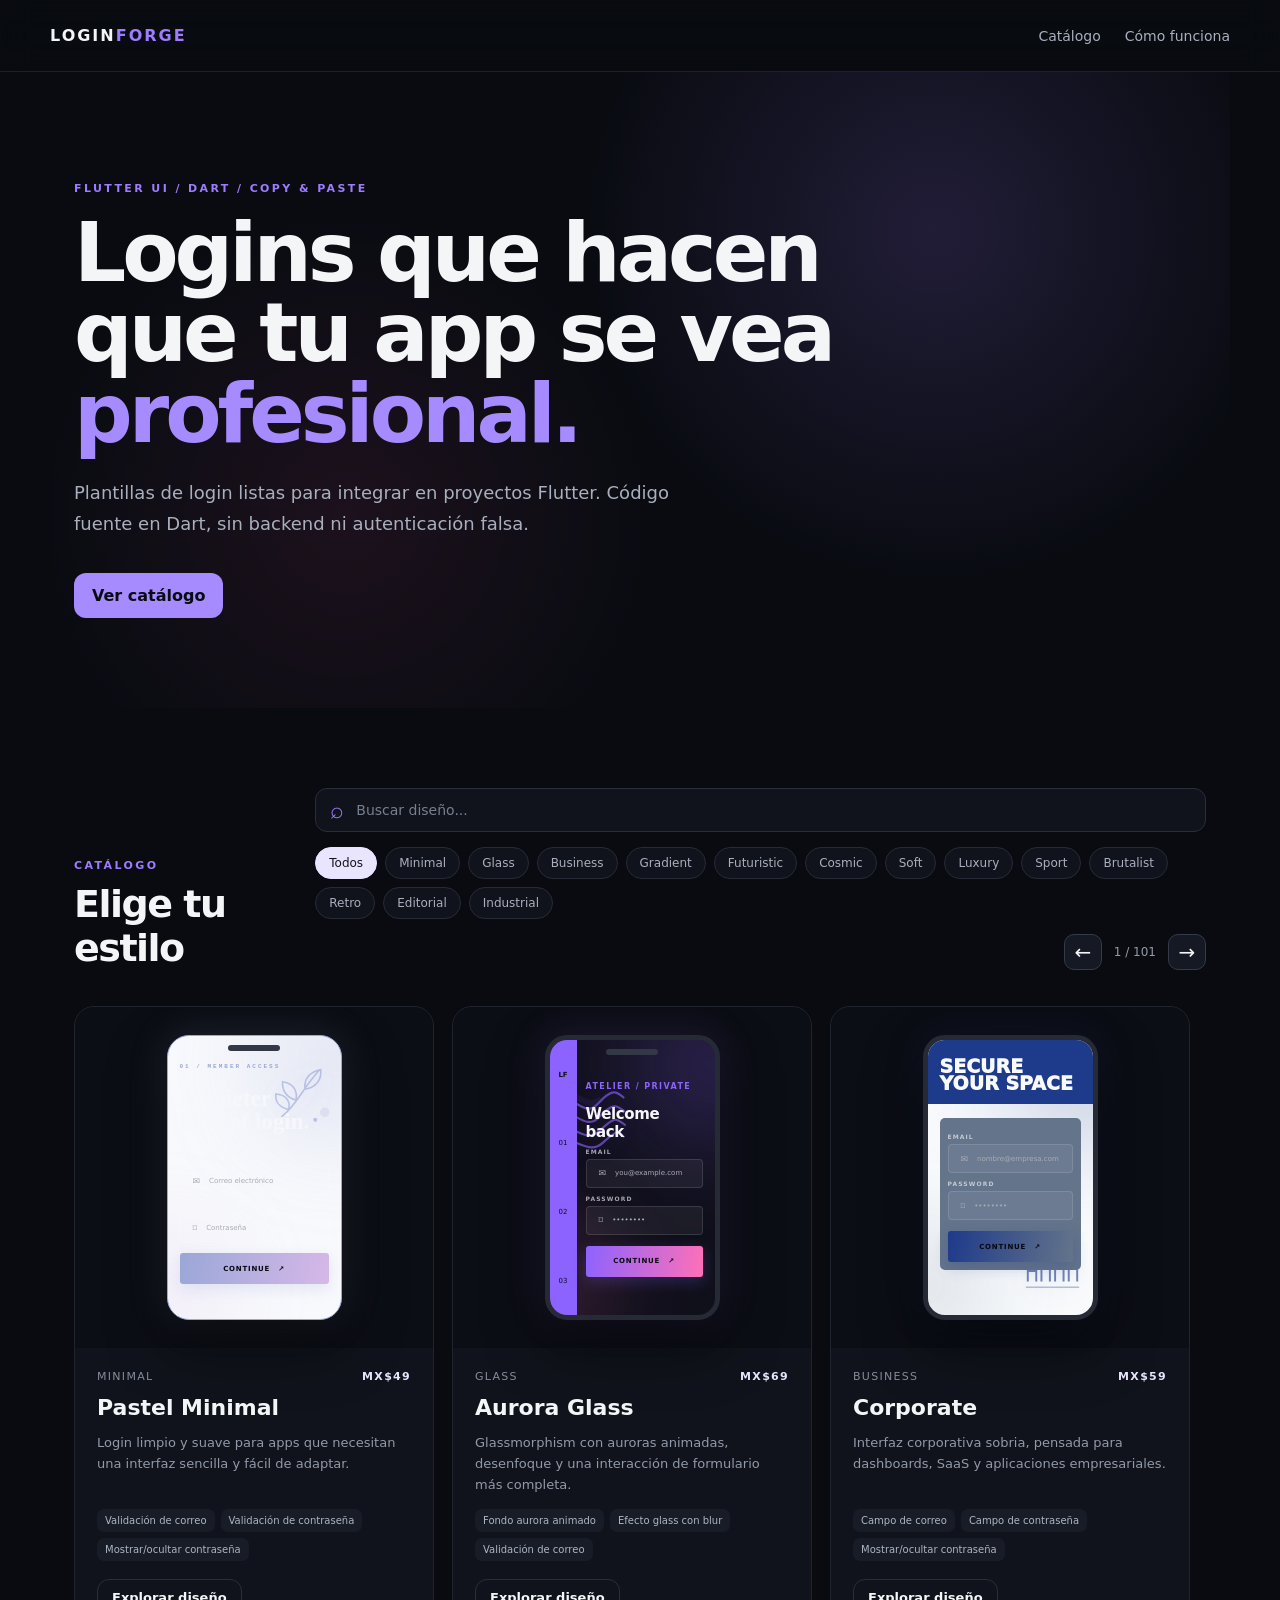
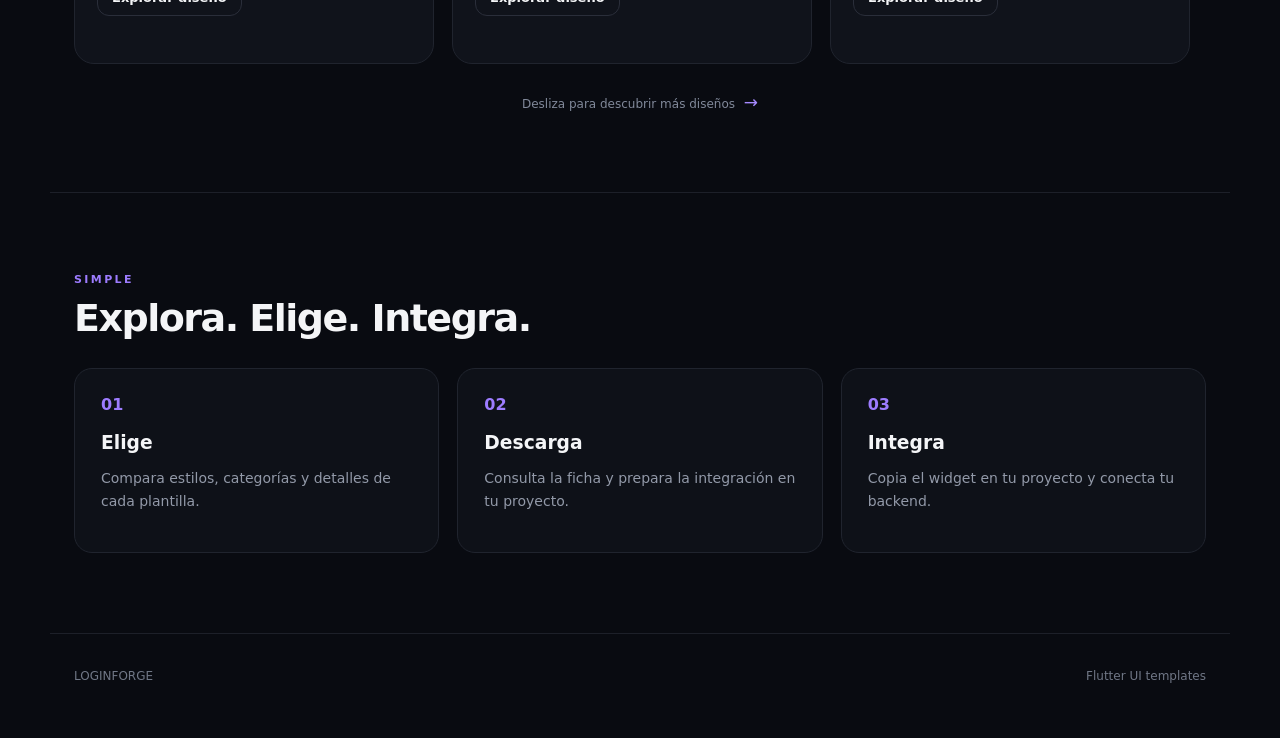
<file: index.html>
<!doctype html>
<html lang="es">
<head>
  <meta charset="utf-8">
  <meta name="viewport" content="width=device-width,initial-scale=1">
  <meta name="description" content="LoginForge — plantillas premium de pantallas de inicio de sesión para Flutter.">
  <meta name="theme-color" content="#0b0d14">
  <title>LoginForge — Flutter Login Templates</title>
  <link rel="stylesheet" href="assets/site.css">
</head>
<body>
  <header class="nav">
    <a class="brand" href="./">LOGIN<span>FORGE</span></a>
    <nav><a href="#catalogo">Catálogo</a><a href="#como-funciona">Cómo funciona</a></nav>
  </header>

  <main>
    <section class="hero">
      <div class="eyebrow">FLUTTER UI / DART / COPY & PASTE</div>
      <h1>Logins que hacen que tu app se vea <em>profesional.</em></h1>
      <p>Plantillas de login listas para integrar en proyectos Flutter. Código fuente en Dart, sin backend ni autenticación falsa.</p>
      <a class="button primary" href="#catalogo">Ver catálogo</a>
    </section>

    <section id="catalogo" class="section">
      <div class="section-head">
        <div><div class="eyebrow">CATÁLOGO</div><h2>Elige tu estilo</h2></div>
        <div class="catalog-tools"><label class="search-box"><span>⌕</span><input id="catalog-search" type="search" placeholder="Buscar diseño..." aria-label="Buscar diseños"></label><div id="filters" class="filters"></div><div class="browse-controls"><button id="catalog-prev" class="browse-arrow" type="button" aria-label="Diseños anteriores">←</button><span id="catalog-count" aria-live="polite">1 / 101</span><button id="catalog-next" class="browse-arrow" type="button" aria-label="Diseños siguientes">→</button></div></div>
      </div>
      <div id="catalog" class="catalog-rail" aria-label="Carrusel de diseños"></div><p class="swipe-hint">Desliza para descubrir más diseños <span>→</span></p>
    </section>

    <section id="como-funciona" class="how section">
      <div class="eyebrow">SIMPLE</div>
      <h2>Explora. Elige. Integra.</h2>
      <div class="steps">
        <article><b>01</b><h3>Elige</h3><p>Compara estilos, categorías y detalles de cada plantilla.</p></article>
        <article><b>02</b><h3>Descarga</h3><p>Consulta la ficha y prepara la integración en tu proyecto.</p></article>
        <article><b>03</b><h3>Integra</h3><p>Copia el widget en tu proyecto y conecta tu backend.</p></article>
      </div>
    </section>
  </main>

  <footer><span>LOGINFORGE</span><span>Flutter UI templates</span></footer>
  <script src="assets/catalog.js"></script>
  <script src="assets/preview.js"></script>
</body>
</html>
</file>
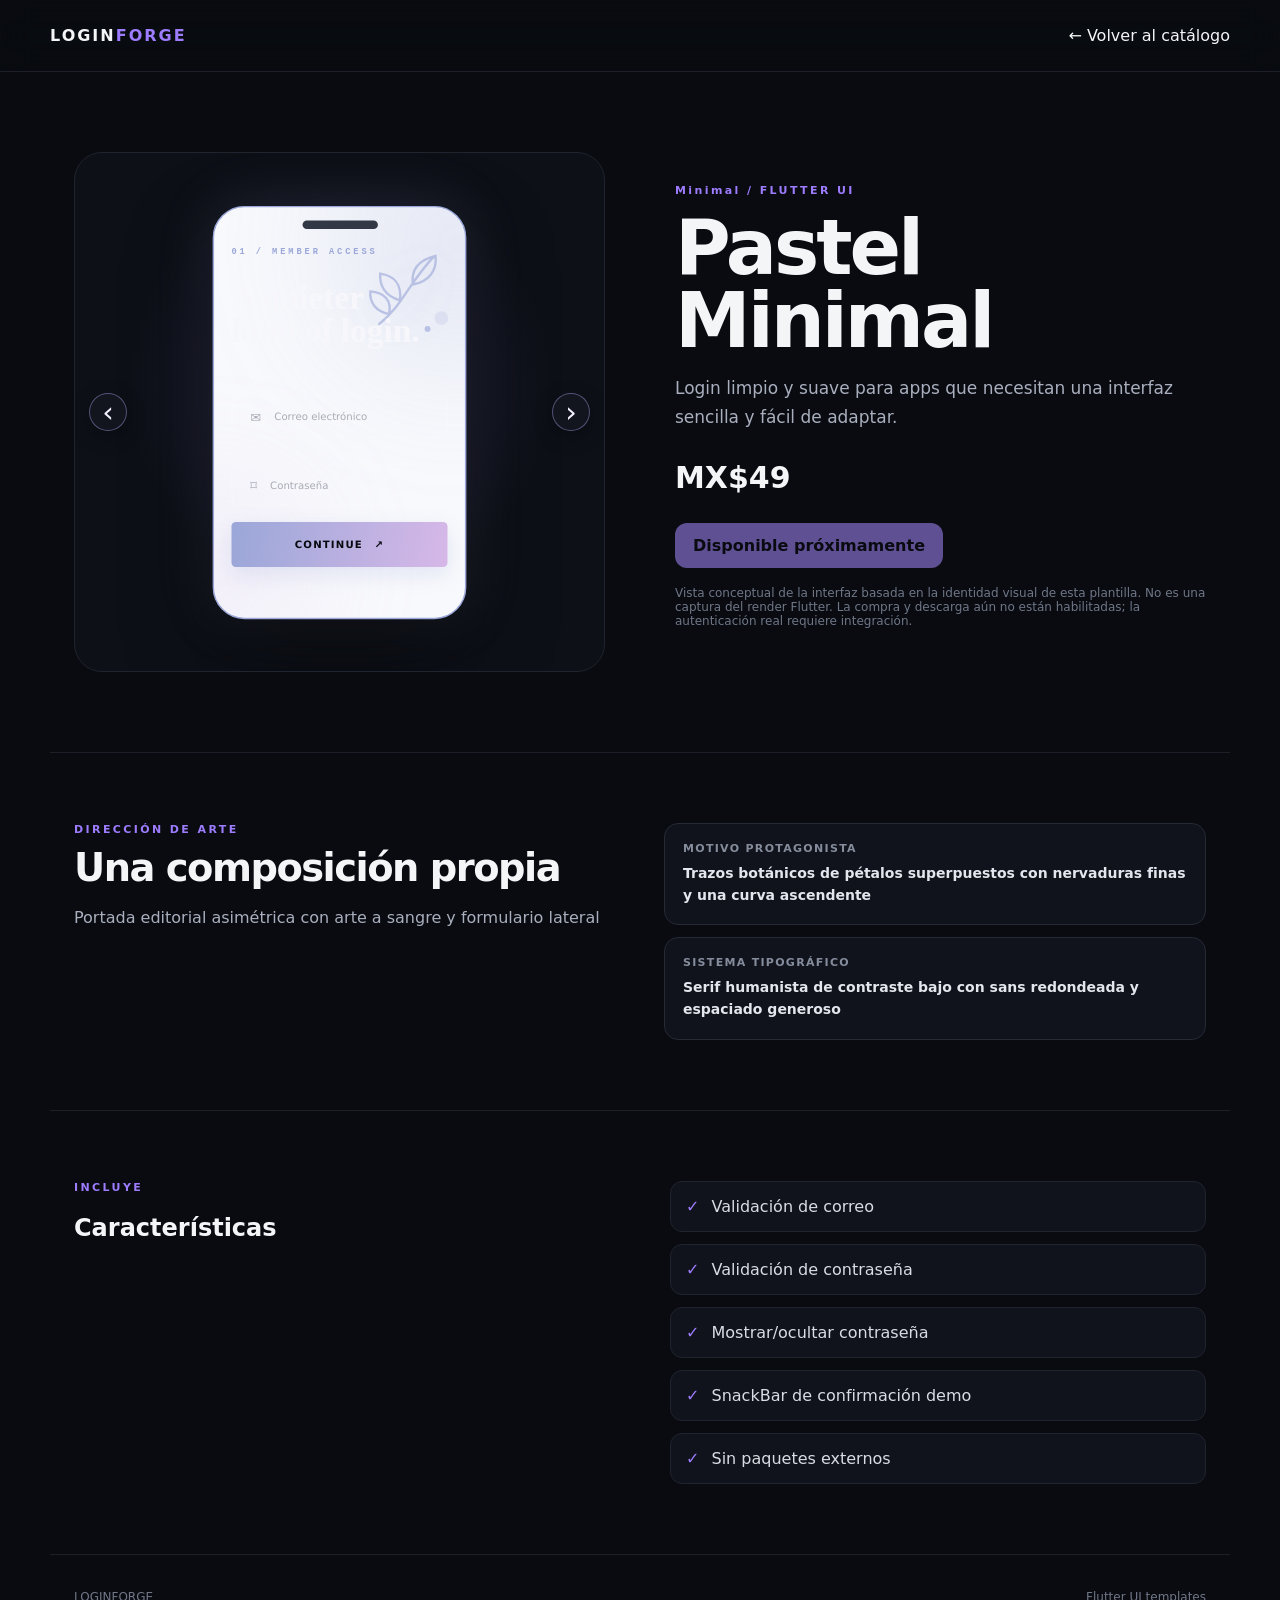
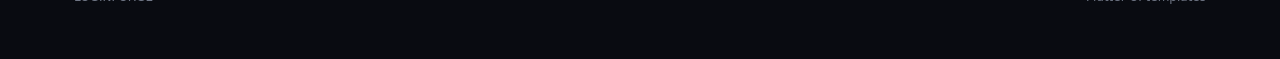
<file: producto.html>
<!doctype html>
<html lang="es">
<head>
  <meta charset="utf-8">
  <meta name="viewport" content="width=device-width,initial-scale=1">
  <meta name="description" content="Plantilla de login para Flutter — LoginForge">
  <title>Producto — LoginForge</title>
  <link rel="stylesheet" href="assets/site.css">
</head>
<body>
  <header class="nav">
    <a class="brand" href="./">LOGIN<span>FORGE</span></a>
    <a href="./#catalogo">← Volver al catálogo</a>
  </header>
  <main id="product" class="product-page"></main>
  <footer><span>LOGINFORGE</span><span>Flutter UI templates</span></footer>
  <script src="assets/catalog.js"></script>
  <script src="assets/preview.js"></script>
</body>
</html>
</file>
<file: assets/site.css>
*{box-sizing:border-box}html{scroll-behavior:smooth}body{margin:0;background:#090b11;color:#f4f5f7;font-family:Inter,ui-sans-serif,system-ui,-apple-system,BlinkMacSystemFont,"Segoe UI",sans-serif}a{color:inherit;text-decoration:none}button{font:inherit}.nav{height:72px;padding:0 max(24px,calc((100% - 1180px)/2));display:flex;align-items:center;justify-content:space-between;border-bottom:1px solid #1d2029;background:rgba(9,11,17,.82);backdrop-filter:blur(16px);position:sticky;top:0;z-index:20}.nav nav{display:flex;gap:24px;color:#a9afbd;font-size:14px}.nav nav a:hover,.nav>a:not(.brand):hover{color:#fff}.brand{font-weight:900;letter-spacing:2px}.brand span{color:#9d7cff}.hero{max-width:1180px;margin:auto;padding:110px 24px 90px;background:radial-gradient(circle at 75% 25%,rgba(157,124,255,.16),transparent 35%),radial-gradient(circle at 25% 70%,rgba(255,88,165,.08),transparent 32%)}.eyebrow{font-size:11px;font-weight:800;letter-spacing:2.4px;color:#9d7cff}.hero h1{max-width:800px;font-size:clamp(44px,7vw,82px);line-height:.98;letter-spacing:-4px;margin:18px 0 24px}.hero h1 em{font-style:normal;color:#a68aff}.hero p{max-width:650px;color:#a9afbd;font-size:18px;line-height:1.7;margin-bottom:34px}.button{display:inline-flex;align-items:center;justify-content:center;border-radius:12px;padding:13px 18px;font-weight:800;border:1px solid #2a2e3a;transition:.2s}.button:hover{transform:translateY(-2px);border-color:#575d70}.button.primary{background:#a68aff;color:#090b11;border:0}.button.secondary{background:#151821}.button.small{margin-top:18px;padding:10px 14px;font-size:13px}.section{max-width:1180px;margin:auto;padding:80px 24px}.section-head{display:flex;align-items:end;justify-content:space-between;gap:20px;margin-bottom:28px}.section h2{font-size:38px;letter-spacing:-1.5px;margin:10px 0 0}.filters{display:flex;gap:8px;flex-wrap:wrap;justify-content:flex-end}.chip{background:#10131b;border:1px solid #272b36;color:#a9afbd;border-radius:999px;padding:8px 13px;cursor:pointer;font-size:12px}.chip.active{background:#e9e5ff;color:#12131a;border-color:#e9e5ff}.grid{display:grid;grid-template-columns:repeat(3,1fr);gap:18px}.card{background:#10131b;border:1px solid #20242e;border-radius:20px;overflow:hidden;transition:.25s}.card:hover{transform:translateY(-5px);border-color:#383e4c}.preview{display:block;min-height:300px;background:#0c0e15;padding:28px;display:grid;place-items:center}.card-body{padding:22px}.meta{display:flex;justify-content:space-between;color:#858c9b;font-size:11px;text-transform:uppercase;letter-spacing:1.3px}.meta b{color:#e9e5ff}.card h3{font-size:22px;margin:12px 0 8px}.card p{color:#9299a8;font-size:13px;line-height:1.6;min-height:63px}.tags{display:flex;gap:6px;flex-wrap:wrap}.tags span{font-size:10px;padding:6px 8px;border-radius:7px;background:#181c26;color:#aeb5c3}.phone{width:175px;height:285px;border:5px solid #252a35;border-radius:25px;background:var(--bg);padding:34px 13px 15px;box-shadow:0 25px 55px rgba(0,0,0,.5),0 0 40px color-mix(in srgb,var(--accent) 16%,transparent);position:relative;overflow:hidden}.phone:before{content:"";position:absolute;width:150px;height:150px;border-radius:50%;background:var(--accent);filter:blur(55px);opacity:.28;right:-70px;top:-50px}.phone:after{content:"";position:absolute;width:120px;height:120px;border-radius:50%;background:var(--accent2);filter:blur(45px);opacity:.2;left:-60px;bottom:-30px}.phone>*{position:relative;z-index:1}.phone-top{position:absolute!important;top:9px;left:50%;transform:translateX(-50%);width:52px;height:6px;border-radius:99px;background:#333846}.mini-icon{font-size:17px;color:var(--accent);text-align:center}.phone-title{text-align:center;font-weight:800;font-size:15px;margin-top:8px}.phone-sub{text-align:center;font-size:7px;color:#a6a9b5;margin:5px 0 18px}.mini-field{height:34px;border:1px solid rgba(255,255,255,.12);border-radius:9px;margin:8px 0;padding:8px;color:var(--accent);font-size:9px;background:rgba(255,255,255,.045)}.mini-field span{color:#a8abb5;margin-left:4px}.mini-button{height:34px;border-radius:9px;background:linear-gradient(100deg,var(--accent),var(--accent2));color:#080910;display:grid;place-items:center;font-size:9px;font-weight:900;margin-top:16px}.mini-link{text-align:center;font-size:7px;color:#999ead;margin-top:12px}.how{border-top:1px solid #1d2029}.steps{display:grid;grid-template-columns:repeat(3,1fr);gap:18px;margin-top:28px}.steps article{padding:26px;border:1px solid #20242e;border-radius:18px;background:#0e1118}.steps b{color:#9d7cff}.steps h3{margin:18px 0 7px}.steps p{color:#9299a8;line-height:1.6;font-size:14px}footer{max-width:1180px;margin:auto;padding:35px 24px 55px;border-top:1px solid #1d2029;display:flex;justify-content:space-between;color:#707786;font-size:12px}.product-page{max-width:1180px;margin:auto}.product-hero{min-height:650px;padding:80px 24px;display:grid;grid-template-columns:1fr 1fr;gap:70px;align-items:center}.product-preview{display:grid;place-items:center;min-height:520px;border:1px solid #20242e;border-radius:28px;background:radial-gradient(circle at 50% 45%,rgba(157,124,255,.14),transparent 55%),#0d1017}.product-preview .phone{transform:scale(1.45)}.product-copy h1{font-size:clamp(48px,6vw,76px);line-height:.95;letter-spacing:-3px;margin:15px 0}.lead{color:#a9afbd;line-height:1.7;font-size:17px;max-width:540px}.price{font-size:30px;font-weight:900;margin:28px 0}.actions{display:flex;gap:10px;flex-wrap:wrap}.button:disabled{opacity:.55;cursor:not-allowed;transform:none}.note{color:#6f7787;font-size:12px;margin-top:18px}.product-info{border-top:1px solid #1d2029;padding:70px 24px;display:grid;grid-template-columns:1fr 1fr;gap:60px}.feature-list{display:grid;gap:12px}.feature-list div{padding:15px;border:1px solid #20242e;background:#10131b;border-radius:12px;color:#9d7cff}.feature-list span{color:#d9dce4;margin-left:7px}@media(max-width:850px){.grid{grid-template-columns:1fr 1fr}.product-hero{grid-template-columns:1fr;gap:35px}.product-info{grid-template-columns:1fr}.product-preview{min-height:440px}.section-head{align-items:start;flex-direction:column}.filters{justify-content:flex-start}}@media(max-width:600px){.nav{height:62px}.nav nav{display:none}.hero{padding-top:75px}.hero h1{letter-spacing:-2.5px}.grid,.steps{grid-template-columns:1fr}.section{padding:60px 18px}.hero{padding-left:18px;padding-right:18px}.product-hero{padding:50px 18px}.product-preview .phone{transform:scale(1.18)}.product-preview{min-height:390px}.product-info{padding:55px 18px}footer{padding-left:18px;padding-right:18px}}@media(prefers-reduced-motion:reduce){*{scroll-behavior:auto!important;transition:none!important}}

/* Premium preview compositions */
.phone{padding:30px 13px 14px;color:var(--ink,#f7f7fb);isolation:isolate}
.phone--minimal{--ink:#202535;background:var(--bg);color:var(--ink);border-color:rgba(40,48,65,.22)}
.phone--minimal .phone-top{background:rgba(30,38,54,.22)}
.phone--split{background:linear-gradient(155deg,var(--bg) 0%,color-mix(in srgb,var(--accent) 23%,var(--bg)) 100%)}
.phone--neon{background:linear-gradient(160deg,#080b12 0%,var(--bg) 100%);border-color:color-mix(in srgb,var(--accent) 50%,#252a35)}
.phone--glass{background:radial-gradient(circle at 85% 10%,color-mix(in srgb,var(--accent) 38%,transparent),transparent 42%),linear-gradient(145deg,var(--bg),#111827)}
.phone--editorial{background:linear-gradient(145deg,var(--bg),color-mix(in srgb,var(--accent2) 24%,var(--bg)))}
.preview-brand{display:flex;align-items:center;gap:5px;font-size:8px;font-weight:900;letter-spacing:1.4px;color:var(--accent);margin:3px 0 15px}
.preview-brand span{color:inherit}
.phone--minimal .preview-brand{color:var(--accent)}
.phone-title{text-align:left;font-size:15px;line-height:1.15;font-weight:850;letter-spacing:-.35px;margin:0 0 5px;overflow-wrap:anywhere}
.phone-sub{text-align:left;font-size:7px;line-height:1.4;color:color-mix(in srgb,currentColor 58%,transparent);margin:0 0 13px}
.preview-label{font-size:6px;font-weight:900;letter-spacing:1.1px;color:color-mix(in srgb,currentColor 65%,transparent);margin:7px 0 4px}
.preview-form .mini-field{height:29px;margin:0 0 5px;padding:7px 8px;display:flex;align-items:center;gap:5px;font-size:7px;border-radius:8px;color:var(--accent);background:rgba(255,255,255,.055)}
.phone--minimal .preview-form .mini-field{background:rgba(20,30,50,.035);border-color:rgba(20,30,50,.12)}
.field-icon{font-size:9px;color:var(--accent)}
.preview-form .mini-button{height:31px;margin-top:11px;border-radius:8px;display:flex;justify-content:center;align-items:center;gap:8px;font-size:7px;letter-spacing:.8px;background:linear-gradient(100deg,var(--accent),var(--accent2));box-shadow:0 5px 15px color-mix(in srgb,var(--accent) 24%,transparent)}
.preview-foot{font-size:6px;text-align:center;margin-top:12px;color:color-mix(in srgb,currentColor 65%,transparent)}
.preview-foot b{color:var(--accent)}
.phone--neon .preview-foot,.phone--neon .preview-brand{font-family:ui-monospace,monospace;letter-spacing:1px}
.phone--neon .preview-label{color:var(--accent)}
.phone--neon .preview-form .mini-field{border-color:color-mix(in srgb,var(--accent) 30%,transparent);background:rgba(0,0,0,.3)}
.preview-glass-panel{margin:0 -3px;padding:12px 9px 10px;border:1px solid rgba(255,255,255,.2);border-radius:13px;background:rgba(255,255,255,.075);box-shadow:inset 0 1px rgba(255,255,255,.12);backdrop-filter:blur(10px)}
.preview-glass-panel .preview-brand{margin-top:0}
.preview-glass-panel .phone-title{font-size:14px}
.preview-orbit{position:absolute;z-index:-1;width:120px;height:120px;border-radius:50%;right:-56px;top:45px;background:var(--accent);filter:blur(32px);opacity:.28}
.phone--split .preview-orbit{width:160px;height:90px;right:-75px;top:5px;transform:rotate(-25deg);border-radius:45%}
.phone--editorial .preview-brand{margin-top:8px}
@media(max-width:600px){.preview{min-height:290px}}

/* Browseable catalog carousel */
.catalog-tools{display:flex;flex-direction:column;align-items:stretch;gap:15px;min-width:min(100%,520px)}
.search-box{height:44px;display:flex;align-items:center;gap:10px;padding:0 14px;border:1px solid #292e3a;border-radius:12px;background:#10131b;color:#9d7cff}
.search-box span{font-size:23px;line-height:1}
.search-box input{width:100%;min-width:0;border:0;outline:0;background:transparent;color:#f4f5f7;font:inherit;font-size:14px}
.search-box input::placeholder{color:#777f8f}
.catalog-tools .filters{justify-content:flex-start}
.browse-controls{display:flex;align-items:center;gap:12px;justify-content:flex-end;color:#9299a8;font-size:12px;font-variant-numeric:tabular-nums}
.browse-arrow{width:38px;height:36px;border:1px solid #343a48;border-radius:10px;background:#151923;color:#f4f5f7;font-size:20px;cursor:pointer;transition:.2s}
.browse-arrow:hover{background:#a68aff;color:#090b11;border-color:#a68aff}
.catalog-rail{display:flex;gap:18px;overflow-x:auto;overflow-y:hidden;padding:8px 2px 24px;scroll-snap-type:x mandatory;scroll-behavior:smooth;overscroll-behavior-x:contain;touch-action:pan-x;scrollbar-width:thin;scrollbar-color:#51456e #151821}
.catalog-rail .card{flex:0 0 clamp(280px,31vw,360px);scroll-snap-align:start}
.catalog-rail .preview{min-height:280px}
.swipe-hint{margin:4px 0 0;text-align:center;color:#81899a;font-size:12px}
.swipe-hint span{color:#a68aff;font-size:17px;margin-left:5px}
.empty-state{min-height:240px;min-width:100%;display:flex;flex-direction:column;align-items:center;justify-content:center;gap:9px;color:#9299a8;border:1px dashed #343a48;border-radius:18px}
.empty-state strong{color:#f4f5f7}
@media(max-width:850px){.section-head{align-items:flex-start}.catalog-tools{width:100%;min-width:0}.catalog-rail .card{flex-basis:min(78vw,340px)}}
@media(max-width:600px){.catalog-rail{gap:13px;margin-right:-18px;padding-right:18px}.catalog-rail .card{flex-basis:82vw}.browse-controls{justify-content:center}.section-head{gap:18px}}


/* Product detail navigation: arrows stay inside the preview panel */
.product-preview{position:relative}
.product-nav{position:absolute;z-index:5;top:50%;transform:translateY(-50%);width:38px;height:38px;display:grid;place-items:center;border:1px solid rgba(190,176,255,.4);border-radius:50%;background:rgba(19,22,32,.9);backdrop-filter:blur(12px);color:#f4f1ff;font-size:29px;line-height:1;cursor:pointer;box-shadow:0 6px 20px rgba(0,0,0,.3);transition:background .2s,border-color .2s,color .2s,transform .2s}
.product-nav:hover{background:#a68aff;border-color:#a68aff;color:#090b11;transform:translateY(-50%) scale(1.08)}
.product-nav--prev{left:12px}
.product-nav--next{right:12px}
@media(max-width:600px){.product-nav{width:34px;height:34px;font-size:26px}.product-nav--prev{left:9px}.product-nav--next{right:9px}}


/* 20 distinct visual systems for storefront previews */
.phone[class*="phone--layout-"]{padding:27px 12px 12px;border-radius:22px}
.phone[class*="phone--layout-"] .preview-form{position:relative;z-index:2}
.phone[class*="phone--layout-"] .mini-field{border-radius:4px}
.phone[class*="phone--layout-"] .mini-button{border-radius:3px}
.phone--layout-0{border-radius:4px;background:var(--bg);border:1px solid var(--accent)}
.phone--layout-0 .layout-hero{font:700 6px monospace;letter-spacing:2px;color:var(--accent)}
.phone--layout-0 .layout-display{font:900 23px/1 Georgia,serif;margin:17px 0 22px;color:var(--ink)}
.phone--layout-1{padding-left:36px!important;background:var(--bg)}
.phone--layout-1 .layout-rail{position:absolute;left:0;top:0;bottom:0;width:27px;background:var(--accent);display:flex;flex-direction:column;align-items:center;justify-content:space-around;color:var(--bg);font-size:7px}
.phone--layout-1 .layout-main{padding-top:12px}
.phone--layout-2{border-radius:8px;background:var(--bg)}
.phone--layout-2 .layout-banner{margin:-27px -12px 14px;padding:18px 12px 12px;background:var(--accent);color:var(--bg);font-size:19px;font-weight:950;line-height:.9}
.phone--layout-2 .layout-panel{padding:8px;background:var(--accent2);border-radius:5px}
.phone--layout-3{font-family:monospace;background:#08131b!important;border:1px solid var(--accent)}
.phone--layout-3 .layout-kicker,.phone--layout-3 .layout-code{color:var(--accent);font:700 8px/1.4 monospace;letter-spacing:1px}
.phone--layout-3 .layout-code{font-size:19px;margin:18px 0}
.phone--layout-4{background:radial-gradient(circle at 50% 35%,var(--accent),var(--bg) 65%)}
.phone--layout-4 .layout-orbit{height:105px;display:grid;place-items:center}
.phone--layout-4 .layout-orbit span{font-size:70px;color:var(--accent2);text-shadow:0 0 25px var(--accent)}
.phone--layout-4 .layout-float{padding:10px;background:color-mix(in srgb,var(--bg) 82%,transparent);border:1px solid color-mix(in srgb,var(--accent) 55%,transparent);border-radius:14px}
.phone--layout-5{padding-left:78px!important;background:var(--bg)}
.phone--layout-5 .layout-side-art{position:absolute;left:0;top:0;bottom:0;width:62px;background:var(--accent);display:flex;flex-direction:column;justify-content:space-between;padding:13px 7px;color:var(--bg)}
.phone--layout-5 .layout-side-art span{font-size:23px}
.phone--layout-5 .layout-side-art b{font-size:13px;line-height:1}
.phone--layout-5 .layout-side-form{padding-top:20px}
.phone--layout-6{background:var(--bg)}
.phone--layout-6 .layout-number{font-size:60px;line-height:.9;font-weight:950;color:var(--accent);opacity:.8}
.phone--layout-6 .layout-heading{font-size:17px;line-height:.95;font-weight:900;margin:5px 0 14px;color:var(--ink)}
.phone--layout-7{border-radius:2px;background:var(--bg)}
.phone--layout-7 .layout-topline{display:flex;justify-content:space-between;font-size:6px;letter-spacing:1px;color:var(--accent)}
.phone--layout-7 .layout-editorial{font:italic 26px/1.05 Georgia,serif;margin:24px 0 8px;color:var(--ink)}
.phone--layout-7 .layout-rule{height:2px;background:var(--accent);margin-bottom:13px}
.phone--layout-8{background:var(--bg)}
.phone--layout-8 .layout-grid{display:grid;grid-template-columns:repeat(4,1fr);height:54px;margin:0 -12px 13px}
.phone--layout-8 .layout-grid i{display:grid;place-items:center;background:var(--accent);color:var(--bg);font-size:17px;font-style:normal;border:1px solid var(--bg)}
.phone--layout-9{background:var(--bg)}
.phone--layout-9 .layout-stamp{position:absolute;right:8px;top:38px;border:2px solid var(--accent);color:var(--accent);font-size:7px;font-weight:900;padding:7px 4px;transform:rotate(9deg)}
.phone--layout-9 .layout-center{padding-top:43px}
.phone--layout-10{background:var(--bg)}
.phone--layout-10 .layout-tabs{display:flex;justify-content:space-between;border-bottom:1px solid var(--accent);padding-bottom:7px;font-size:6px;color:var(--accent)}
.phone--layout-10 .layout-subline{font-size:7px;margin:5px 0 12px;opacity:.65}
.phone--layout-11{padding-left:35px!important;background:var(--bg)}
.phone--layout-11 .layout-vertical{position:absolute;left:0;top:0;bottom:0;width:25px;writing-mode:vertical-rl;transform:rotate(180deg);background:var(--accent);color:var(--bg);font-size:6px;letter-spacing:2px;text-align:center;padding:8px 5px}
.phone--layout-11 .layout-vertical-content{padding-top:24px}
.phone--layout-12{background:var(--bg)}
.phone--layout-12 .layout-bento{display:grid;grid-template-columns:1fr 1fr;grid-template-rows:40px 40px;gap:4px;margin:0 0 10px}
.phone--layout-12 .layout-bento>*{background:var(--accent);color:var(--bg);padding:7px;font-size:10px}
.phone--layout-12 .layout-bento span{font-weight:900}
.phone--layout-13{background:#07131b!important;color:#d9fff5;font-family:monospace;border:1px solid var(--accent)}
.phone--layout-13 .layout-terminal{display:flex;justify-content:space-between;font-size:5px;color:var(--accent)}
.phone--layout-13 .layout-terminal-title{font-size:18px;margin:22px 0;color:var(--accent);font-weight:900}
.phone--layout-14{background:var(--bg)}
.phone--layout-14 .layout-ticket{border:1px dashed var(--accent);padding:10px;margin-bottom:10px;display:flex;flex-direction:column;gap:6px;color:var(--accent)}
.phone--layout-14 .layout-ticket span{font-size:6px;letter-spacing:2px}
.phone--layout-14 .layout-ticket b{font-size:20px;line-height:.9;color:var(--ink)}
.phone--layout-14 .layout-ticket i{font-size:22px;text-align:right}
.phone--layout-15{background:var(--bg)}
.phone--layout-15 .layout-arch{height:85px;margin:-5px 15px 12px;border:2px solid var(--accent);border-bottom:0;border-radius:90px 90px 0 0;display:flex;align-items:center;justify-content:center}
.phone--layout-15 .layout-arch-inner{width:43px;height:43px;border-radius:50%;background:var(--accent);color:var(--bg);display:grid;place-items:center;font-weight:900}
.phone--layout-16{background:var(--bg)}
.phone--layout-16 .layout-quote{font:italic 25px/1 Georgia,serif;color:var(--accent);margin:0 0 12px}
.phone--layout-16 .layout-form-card{background:var(--accent2);padding:9px;border-radius:3px}
.phone--layout-17{background:var(--bg)}
.phone--layout-17 .layout-split-head{display:flex;justify-content:space-between;align-items:center;background:var(--accent);color:var(--bg);margin:-27px -12px 12px;padding:17px 12px;font-size:18px;font-weight:950}
.phone--layout-17 .layout-split-head b{font-size:7px}
.phone--layout-17 .layout-split-body{padding:0 3px}
.phone--layout-18{background:radial-gradient(circle at center,var(--bg),#090b12)}
.phone--layout-18 .layout-rings{height:82px;position:relative;margin-bottom:5px}
.phone--layout-18 .layout-rings i{position:absolute;border:1px solid var(--accent);border-radius:50%;width:75px;height:75px;left:50%;top:0;transform:translateX(-50%)}
.phone--layout-18 .layout-rings i:nth-child(2){width:54px;height:54px;top:10px;border-color:var(--accent2)}
.phone--layout-18 .layout-rings i:nth-child(3){width:29px;height:29px;top:22px;background:var(--accent)}
.phone--layout-19{background:var(--bg);border-radius:2px}
.phone--layout-19 .layout-masthead{font:900 24px/.9 Georgia,serif;letter-spacing:-1px;color:var(--accent)}
.phone--layout-19 .layout-mini-meta{font-size:5px;letter-spacing:1.3px;margin:8px 0 14px;opacity:.7}
.product-preview{overflow:hidden}
.product-nav{top:50%;left:auto}
.product-nav--prev{left:14px}
.product-nav--next{right:14px}


/* Layouts 21–22: blueprint canvas and floating editorial composition */
.phone--layout-20{background:linear-gradient(145deg,var(--bg),color-mix(in srgb,var(--accent) 13%,var(--bg)));border:1px solid color-mix(in srgb,var(--accent) 55%,#30333b)}
.layout-blueprint-head{display:flex;justify-content:space-between;gap:8px;font:800 6px/1.3 monospace;letter-spacing:1px;color:var(--accent);padding-bottom:9px;border-bottom:1px solid color-mix(in srgb,var(--accent) 55%,transparent)}
.layout-blueprint-art{height:126px;position:relative;overflow:hidden;margin:14px 0 12px;border:1px solid color-mix(in srgb,var(--accent) 65%,transparent);background:repeating-linear-gradient(0deg,transparent 0 17px,color-mix(in srgb,var(--accent) 18%,transparent) 18px 19px),repeating-linear-gradient(90deg,transparent 0 17px,color-mix(in srgb,var(--accent) 18%,transparent) 18px 19px)}
.layout-blueprint-art i{position:absolute;width:54px;height:54px;border:1px solid var(--accent);transform:rotate(45deg);left:calc(14% + var(--art-shift,0px));top:28px}
.layout-blueprint-art i:nth-child(2){left:42%;width:74px;height:74px;top:17px;border-radius:50%}
.layout-blueprint-art i:nth-child(3){left:72%;width:38px;height:90px;top:10px;transform:rotate(12deg)}
.layout-blueprint-art b{position:absolute;left:10px;bottom:8px;max-width:90%;font:900 14px/1.05 Georgia,serif;color:var(--ink)}
.layout-blueprint-form{position:relative;z-index:2}
.phone--layout-21{background:radial-gradient(circle at 18% 18%,color-mix(in srgb,var(--accent2) 40%,transparent),transparent 38%),linear-gradient(155deg,var(--bg),color-mix(in srgb,var(--accent) 22%,var(--bg)));border:1px solid color-mix(in srgb,var(--accent) 50%,#34343c)}
.layout-floating-mark{height:176px;position:relative;margin:-3px -2px 0;overflow:hidden}
.layout-floating-mark span{position:absolute;left:2px;top:0;font:900 48px/.9 Georgia,serif;letter-spacing:-5px;color:var(--accent)}
.layout-floating-mark i{position:absolute;right:10px;top:8px;width:108px;height:108px;border:1px solid var(--accent2);border-radius:48% 52% 60% 40%;transform:rotate(-25deg);box-shadow:0 0 0 12px color-mix(in srgb,var(--accent2) 10%,transparent),0 0 0 24px color-mix(in srgb,var(--accent2) 7%,transparent)}
.layout-floating-mark b{position:absolute;left:4px;bottom:8px;font:900 23px/.92 Georgia,serif;letter-spacing:-1px;color:var(--ink)}
.layout-floating-form{position:relative;z-index:2;margin:0 0 0 28px;padding:10px;background:color-mix(in srgb,var(--bg) 82%,transparent);border:1px solid color-mix(in srgb,var(--accent) 35%,transparent)}
.art-direction{display:grid;grid-template-columns:1fr 1fr;gap:48px;padding:70px 24px;border-top:1px solid #1d2029}
.art-direction h2{font-size:clamp(28px,3vw,42px);line-height:1.05;letter-spacing:-1.5px;margin:12px 0}
.art-direction p{max-width:620px;color:#a9afbd;font-size:16px;line-height:1.7}
.art-direction-details{display:grid;gap:12px;align-content:center}
.art-direction-details div{display:grid;gap:8px;padding:18px;border:1px solid #262a35;border-radius:14px;background:#10131b}
.art-direction-details span{color:#858d9d;font-size:11px;text-transform:uppercase;letter-spacing:1.3px;font-weight:800}
.art-direction-details b{font-size:14px;line-height:1.55;color:#e4e6ed;font-weight:600}
@media(max-width:850px){.art-direction{grid-template-columns:1fr;gap:24px;padding:55px 18px}}


/* Motivos protagonistas vectoriales: cada familia de diseño tiene una firma visual propia. */
.signature-art{
  position:absolute;
  z-index:0;
  top:34px;
  right:3px;
  width:78px;
  height:78px;
  display:grid;
  place-items:center;
  color:var(--accent);
  opacity:.62;
  pointer-events:none;
  filter:drop-shadow(0 5px 14px color-mix(in srgb,var(--accent) 20%,transparent));
}
.signature-art svg{display:block;width:100%;height:100%;overflow:visible}
.phone--layout-0 .signature-art,.phone--layout-7 .signature-art{top:24px;right:4px;width:68px;height:68px}
.phone--layout-1 .signature-art,.phone--layout-5 .signature-art{top:46px;left:3px;right:auto;width:72px;height:72px}
.phone--layout-2 .signature-art,.phone--layout-14 .signature-art{top:auto;right:8px;bottom:18px;width:65px;height:65px}
.phone--layout-3 .signature-art,.phone--layout-13 .signature-art{top:82px;right:8px;width:60px;height:60px}
.phone--layout-4 .signature-art,.phone--layout-18 .signature-art{top:16px;right:16px;width:72px;height:72px}
.phone--layout-20 .signature-art{top:58px;right:10px;width:88px;height:88px}
.phone--layout-21 .signature-art{top:10px;right:4px;width:96px;height:96px}
</file>
